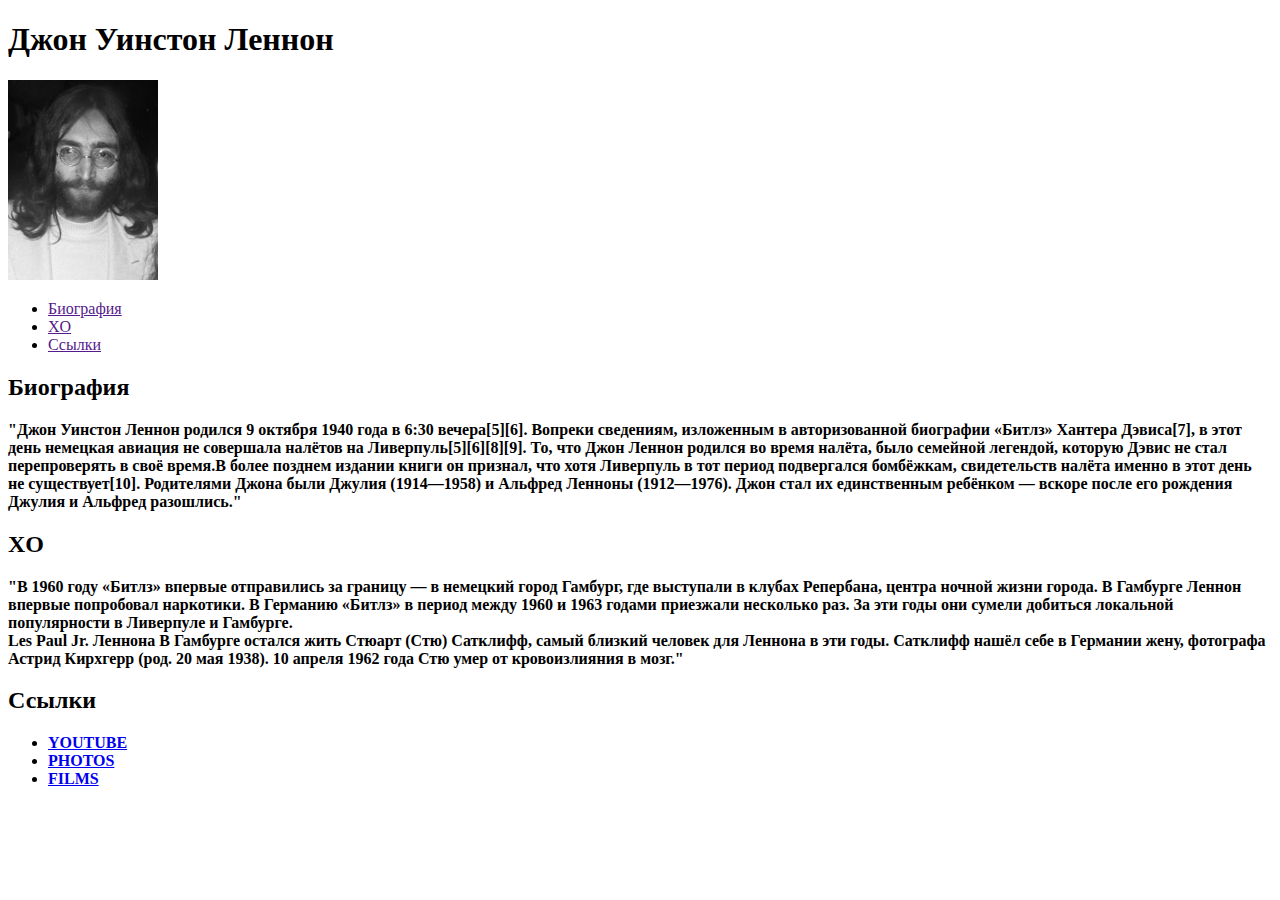
<file: index.html>
<!DOCTYPE html>
<html>

<head>
    <title>Music</title>
</head>

<body>
<h1>Джон Уинстон Леннон</h1>
<img src=".\images\John_Lennon_1969_(cropped).jpg" height="200" width="150"/>
<ul>
    <li><a href=""> Биография</a></li>
    <li><a href=""> XO</a></li>
    <li><a href=""> Ссылки</a></li>
</ul>

</body>

<body>
<h2> Биография </h2>
<p><strong>"Джон Уинстон Леннон родился 9 октября 1940 года в 6:30 вечера[5][6]. Вопреки сведениям, изложенным в
    авторизованной биографии «Битлз» Хантера Дэвиса[7], в этот день немецкая авиация не совершала налётов на
    Ливерпуль[5][6][8][9]. То, что Джон Леннон родился во время налёта, было семейной легендой, которую Дэвис не
    стал перепроверять в своё время.В более позднем издании книги он признал, что хотя Ливерпуль в тот период
    подвергался бомбёжкам, свидетельств налёта именно в этот день не существует[10]. Родителями Джона были
    Джулия
    (1914—1958) и Альфред Ленноны (1912—1976). Джон стал их единственным ребёнком — вскоре после его рождения
    Джулия
    и Альфред разошлись."</strong></p>

<h2> XO </h2>
<p><strong>"В 1960 году «Битлз» впервые отправились за границу — в немецкий город Гамбург, где выступали в клубах
    Репербана, центра ночной жизни города. В Гамбурге Леннон впервые попробовал наркотики. В Германию «Битлз» в
    период между 1960 и 1963 годами приезжали несколько раз. За эти годы они сумели добиться локальной
    популярности в Ливерпуле и Гамбурге.<br>
    Les Paul Jr. Леннона
    В Гамбурге остался жить Стюарт (Стю) Сатклифф, самый близкий человек для Леннона в эти годы. Сатклифф нашёл
    себе в Германии жену, фотографа Астрид Кирхгерр (род. 20 мая 1938). 10 апреля 1962 года Стю умер от
    кровоизлияния в мозг."</strong></p>
<h2>Ссылки</h2>
<ul>
    <li><a href="https://www.youtube.com/channel/UC5vDJN3OG41ZZ3BOen3qPFw"><strong>YOUTUBE</strong></a></li>
    <li><a href="https://www.relyonhorror.com/latest-news/resident-evil-news/its-official-johann-urb-will-play-leon-in-resident-evil-retribution/">
        <strong>PHOTOS</strong></a></li>
    <li><a href="https://www.kinopoisk.ru/name/643/"><strong>FILMS</strong></a></li>
</ul>
</body>
</html>
</file>
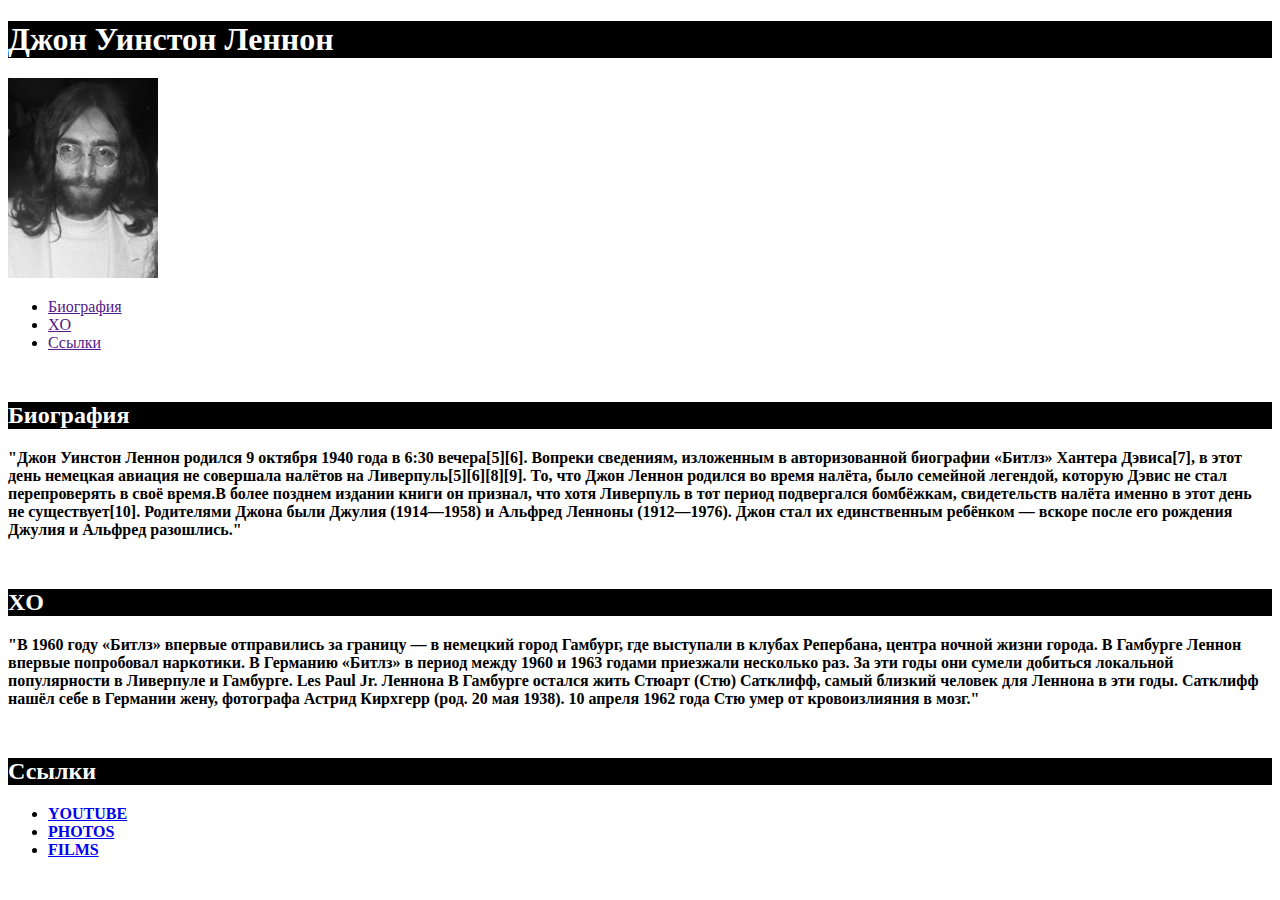
<file: 1_project/index.html>
<!DOCTYPE html>
<html>

<head>
    <meta charset="UTF-8"/>
    <title>Music</title>
    <link rel="stylesheet" href="..\2_project\styles\styles.css"/>
</head>

<body>
<h1>Джон Уинстон Леннон</h1>
<img src=".\images\John_Lennon_1969_(cropped).jpg" height="200" width="150"/>
<ul>
    <li><a href=""> Биография</a></li>
    <li><a href=""> XO</a></li>
    <li><a href=""> Ссылки</a></li>
</ul>
<h2> Биография </h2>
<p><strong>"Джон Уинстон Леннон родился 9 октября 1940 года в 6:30 вечера[5][6]. Вопреки сведениям, изложенным в
    авторизованной биографии «Битлз» Хантера Дэвиса[7], в этот день немецкая авиация не совершала налётов на
    Ливерпуль[5][6][8][9]. То, что Джон Леннон родился во время налёта, было семейной легендой, которую Дэвис не
    стал перепроверять в своё время.В более позднем издании книги он признал, что хотя Ливерпуль в тот период
    подвергался бомбёжкам, свидетельств налёта именно в этот день не существует[10]. Родителями Джона были
    Джулия
    (1914—1958) и Альфред Ленноны (1912—1976). Джон стал их единственным ребёнком — вскоре после его рождения
    Джулия
    и Альфред разошлись."</strong></p>

<h2> XO </h2>
<p><strong>"В 1960 году «Битлз» впервые отправились за границу — в немецкий город Гамбург, где выступали в клубах
    Репербана, центра ночной жизни города. В Гамбурге Леннон впервые попробовал наркотики. В Германию «Битлз» в
    период между 1960 и 1963 годами приезжали несколько раз. За эти годы они сумели добиться локальной
    популярности в Ливерпуле и Гамбурге.
    Les Paul Jr. Леннона
    В Гамбурге остался жить Стюарт (Стю) Сатклифф, самый близкий человек для Леннона в эти годы. Сатклифф нашёл
    себе в Германии жену, фотографа Астрид Кирхгерр (род. 20 мая 1938). 10 апреля 1962 года Стю умер от
    кровоизлияния в мозг."</strong></p>
<h2>Ссылки</h2>
<ul>
    <li><a href="https://www.youtube.com/channel/UC5vDJN3OG41ZZ3BOen3qPFw"><strong>YOUTUBE</strong></a></li>
    <li><a href="https://www.relyonhorror.com/latest-news/resident-evil-news/its-official-johann-urb-will-play-leon-in-resident-evil-retribution/">
        <strong>PHOTOS</strong></a></li>
    <li><a href="https://www.kinopoisk.ru/name/643/"><strong>FILMS</strong></a></li>
</ul>
</body>
</html>
</file>
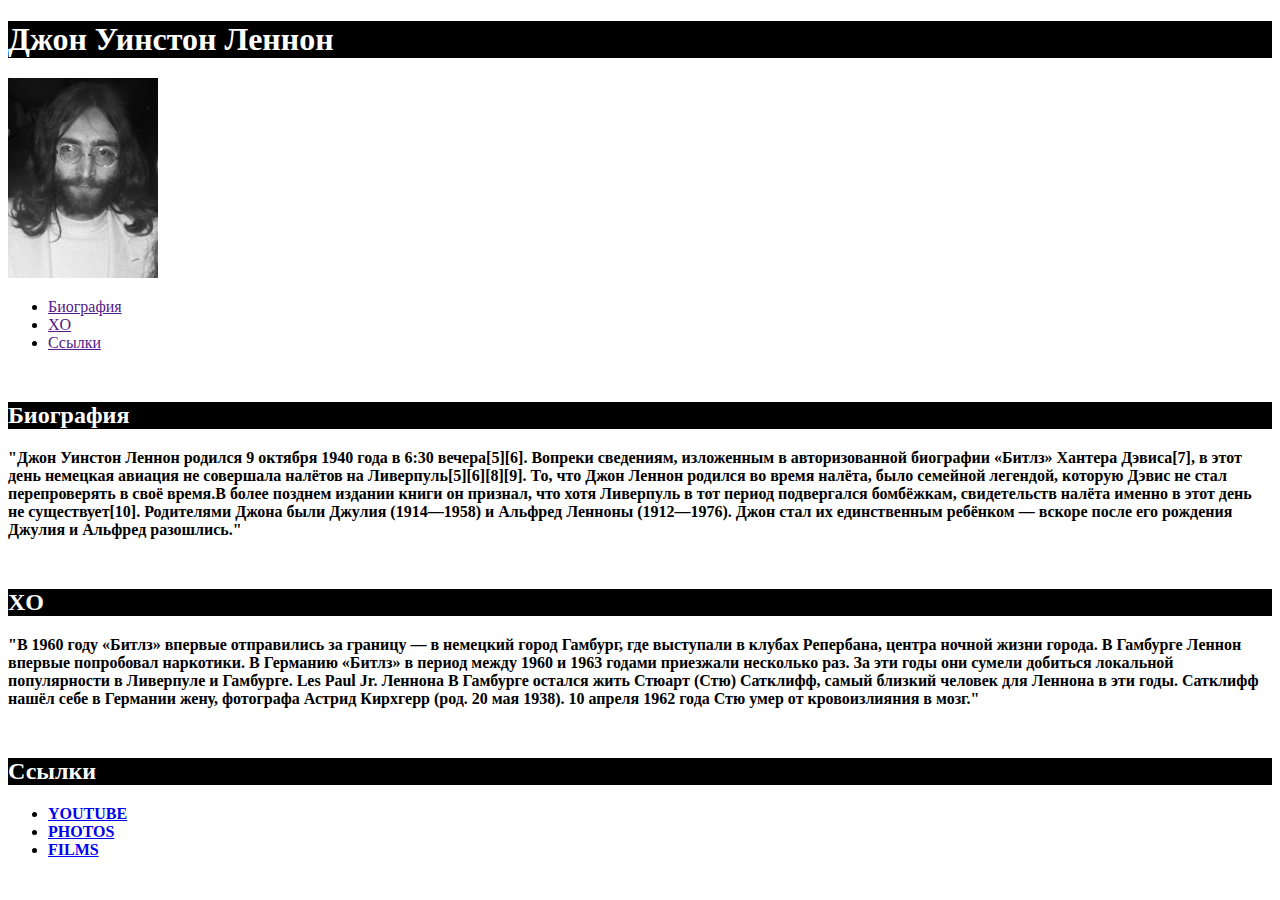
<file: 2_project/index.html>
<!DOCTYPE html>
<html>

<head>
    <meta charset="UTF-8"/>
    <title>Music</title>
    <link rel="stylesheet" href=".\styles\styles.css"/>
</head>

<body>
<h1>Джон Уинстон Леннон</h1>
<img src=".\images\John_Lennon_1969_(cropped).jpg" height="200" width="150"/>
<ul>
    <li><a href=""> Биография</a></li>
    <li><a href=""> XO</a></li>
    <li><a href=""> Ссылки</a></li>
</ul>
<h2> Биография </h2>
<p><strong>"Джон Уинстон Леннон родился 9 октября 1940 года в 6:30 вечера[5][6]. Вопреки сведениям, изложенным в
    авторизованной биографии «Битлз» Хантера Дэвиса[7], в этот день немецкая авиация не совершала налётов на
    Ливерпуль[5][6][8][9]. То, что Джон Леннон родился во время налёта, было семейной легендой, которую Дэвис не
    стал перепроверять в своё время.В более позднем издании книги он признал, что хотя Ливерпуль в тот период
    подвергался бомбёжкам, свидетельств налёта именно в этот день не существует[10]. Родителями Джона были
    Джулия
    (1914—1958) и Альфред Ленноны (1912—1976). Джон стал их единственным ребёнком — вскоре после его рождения
    Джулия
    и Альфред разошлись."</strong></p>

<h2> XO </h2>
<p><strong>"В 1960 году «Битлз» впервые отправились за границу — в немецкий город Гамбург, где выступали в клубах
    Репербана, центра ночной жизни города. В Гамбурге Леннон впервые попробовал наркотики. В Германию «Битлз» в
    период между 1960 и 1963 годами приезжали несколько раз. За эти годы они сумели добиться локальной
    популярности в Ливерпуле и Гамбурге.
    Les Paul Jr. Леннона
    В Гамбурге остался жить Стюарт (Стю) Сатклифф, самый близкий человек для Леннона в эти годы. Сатклифф нашёл
    себе в Германии жену, фотографа Астрид Кирхгерр (род. 20 мая 1938). 10 апреля 1962 года Стю умер от
    кровоизлияния в мозг."</strong></p>
<h2>Ссылки</h2>
<ul>
    <li><a href="https://www.youtube.com/channel/UC5vDJN3OG41ZZ3BOen3qPFw"><strong>YOUTUBE</strong></a></li>
    <li><a href="https://www.relyonhorror.com/latest-news/resident-evil-news/its-official-johann-urb-will-play-leon-in-resident-evil-retribution/">
        <strong>PHOTOS</strong></a></li>
    <li><a href="https://www.kinopoisk.ru/name/643/"><strong>FILMS</strong></a></li>
</ul>
</body>
</html>
</file>
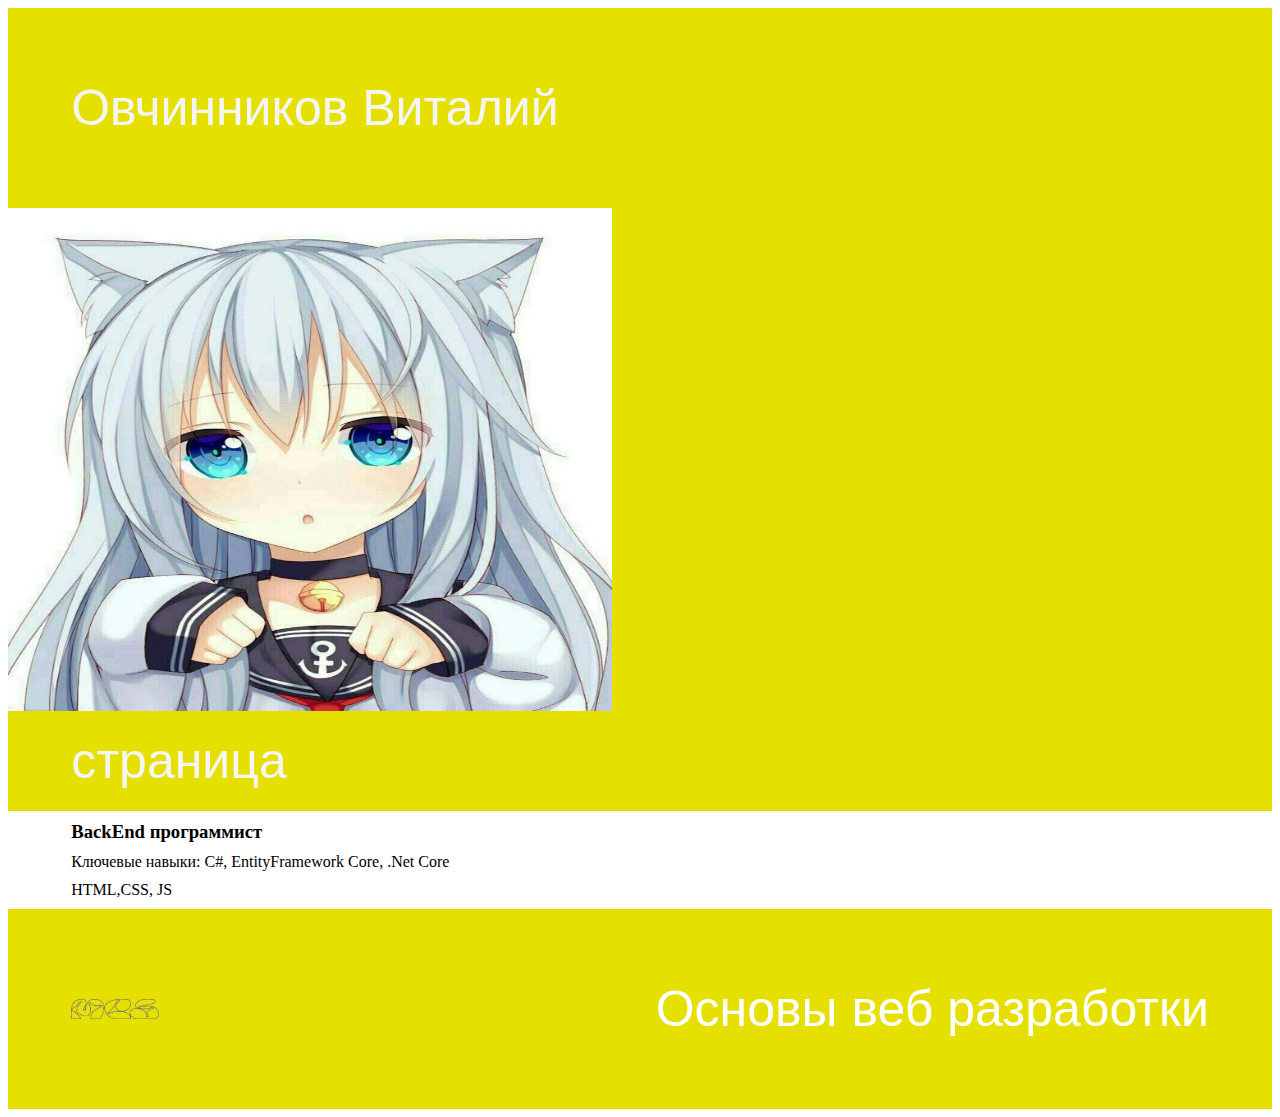
<file: 3_project/index.html>
<!doctype html>
<html lang="en">

<head>
    <meta charset="UTF-8">
    <meta name="viewport"
        content="width=device-width, user-scalable=no, initial-scale=1.0, maximum-scale=1.0, minimum-scale=1.0">
    <meta http-equiv="X-UA-Compatible" content="ie=edge">
    <title>Document</title>
    <link rel="stylesheet" href="styles/styles.css">
</head>

<body>
    <div class="menu_container">
        <div class="header"> Овчинников Виталий </div>

        <img src="images/87afef76100d0b704ca5b6039468a736.jpg" height=503px width=604px>

        <div class="links">страница</div>

        <div class="text_block">
            <h3 class="text_item"> BackEnd программист </h3>
            <div class="text_item"> Ключевые навыки: С#, EntityFramework Core, .Net Core </div>
            <div class="text_item"> HTML,CSS, JS </div>
        </div>

        <div class="footer">
            <img src ="images/1588908867945new.png" height=20px weight = 30px>
            <div> Основы веб разработки </div>
        </div>
    </div>


</body>

</html>
</file>
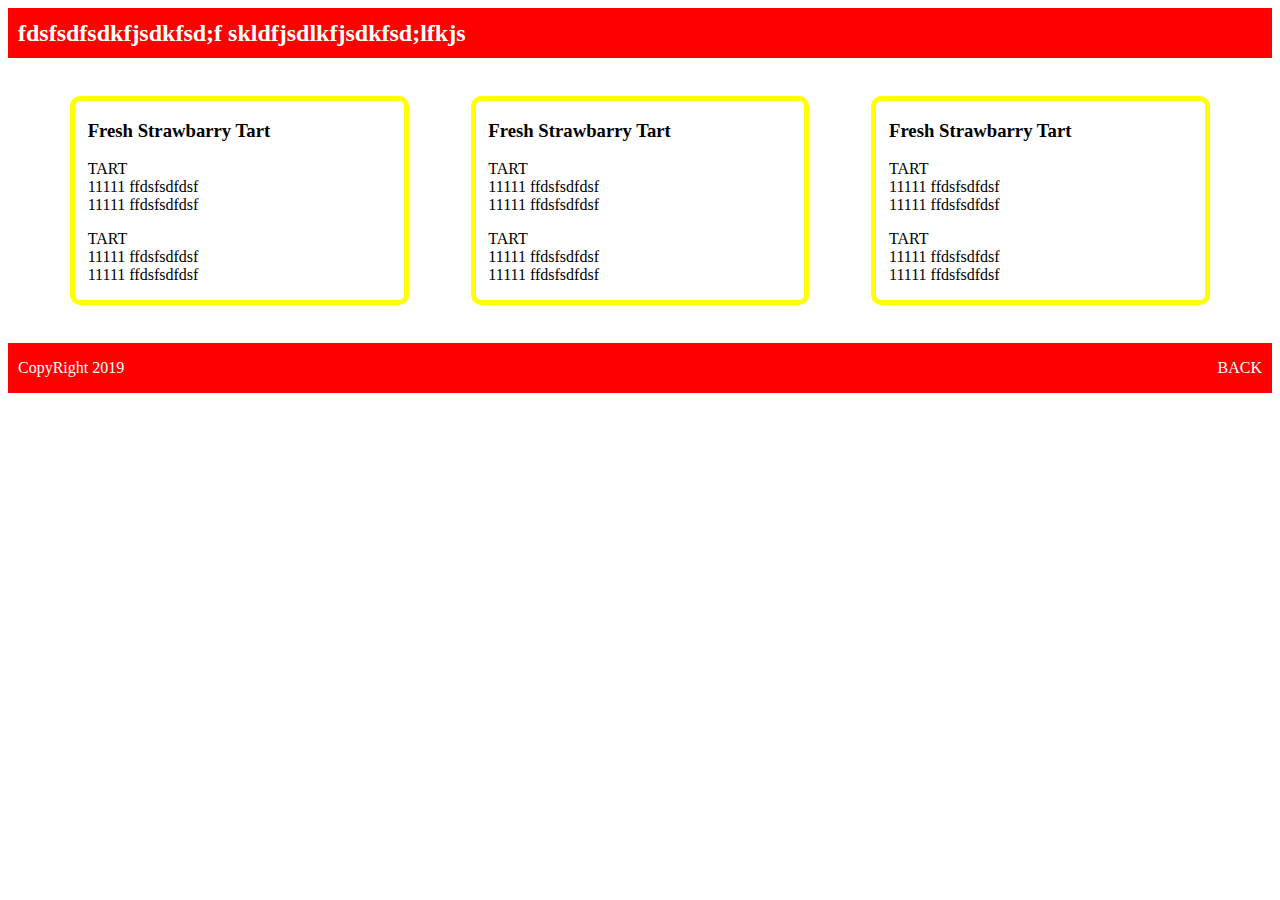
<file: 4_project/index.html>
<!DOCTYPE html>
<html lang="en">

<head>
    <meta charset="UTF-8">
    <meta http-equiv="X-UA-Compatible" content="IE=edge">
    <meta name="viewport" content="width=device-width, initial-scale=1.0">
    <link rel=stylesheet href="styles\styles.css">
    <title>Document</title>
</head>

<body>
<div class="main">
    <div class="head">
        <h2>fdsfsdfsdkfjsdkfsd;f skldfjsdlkfjsdkfsd;lfkjs</h2>
    </div>
    <div class="container">
        <div class="container-item">
            <h3>Fresh Strawbarry Tart</h3>
            <div class="text-item">
                <div>
                    TART
                </div>
                <div>
                    11111 ffdsfsdfdsf
                </div>
                <div>
                    11111 ffdsfsdfdsf
                </div>
            </div>
            <div class="text-item">
                <div>
                    TART
                </div>
                <div>
                    11111 ffdsfsdfdsf
                </div>
                <div>
                    11111 ffdsfsdfdsf
                </div>
            </div>
        </div>
        <div class="container-item">
            <h3>Fresh Strawbarry Tart</h3>
            <div class="text-item">
                <div>
                    TART
                </div>
                <div>
                    11111 ffdsfsdfdsf
                </div>
                <div>
                    11111 ffdsfsdfdsf
                </div>
            </div>
            <div class="text-item">
                <div>
                    TART
                </div>
                <div>
                    11111 ffdsfsdfdsf
                </div>
                <div>
                    11111 ffdsfsdfdsf
                </div>
            </div>
        </div>
        <div class="container-item">
            <h3>Fresh Strawbarry Tart</h3>
            <div class="text-item">
                <div>
                    TART
                </div>
                <div>
                    11111 ffdsfsdfdsf
                </div>
                <div>
                    11111 ffdsfsdfdsf
                </div>
            </div>
            <div class="text-item">
                <div>
                    TART
                </div>
                <div>
                    11111 ffdsfsdfdsf
                </div>
                <div>
                    11111 ffdsfsdfdsf
                </div>
            </div>
        </div>
    </div>
    <div class="button">
        <div>
            CopyRight 2019
        </div>
        <div>
            BACK
        </div>
    </div>
</div>
</body>

</html>
</file>
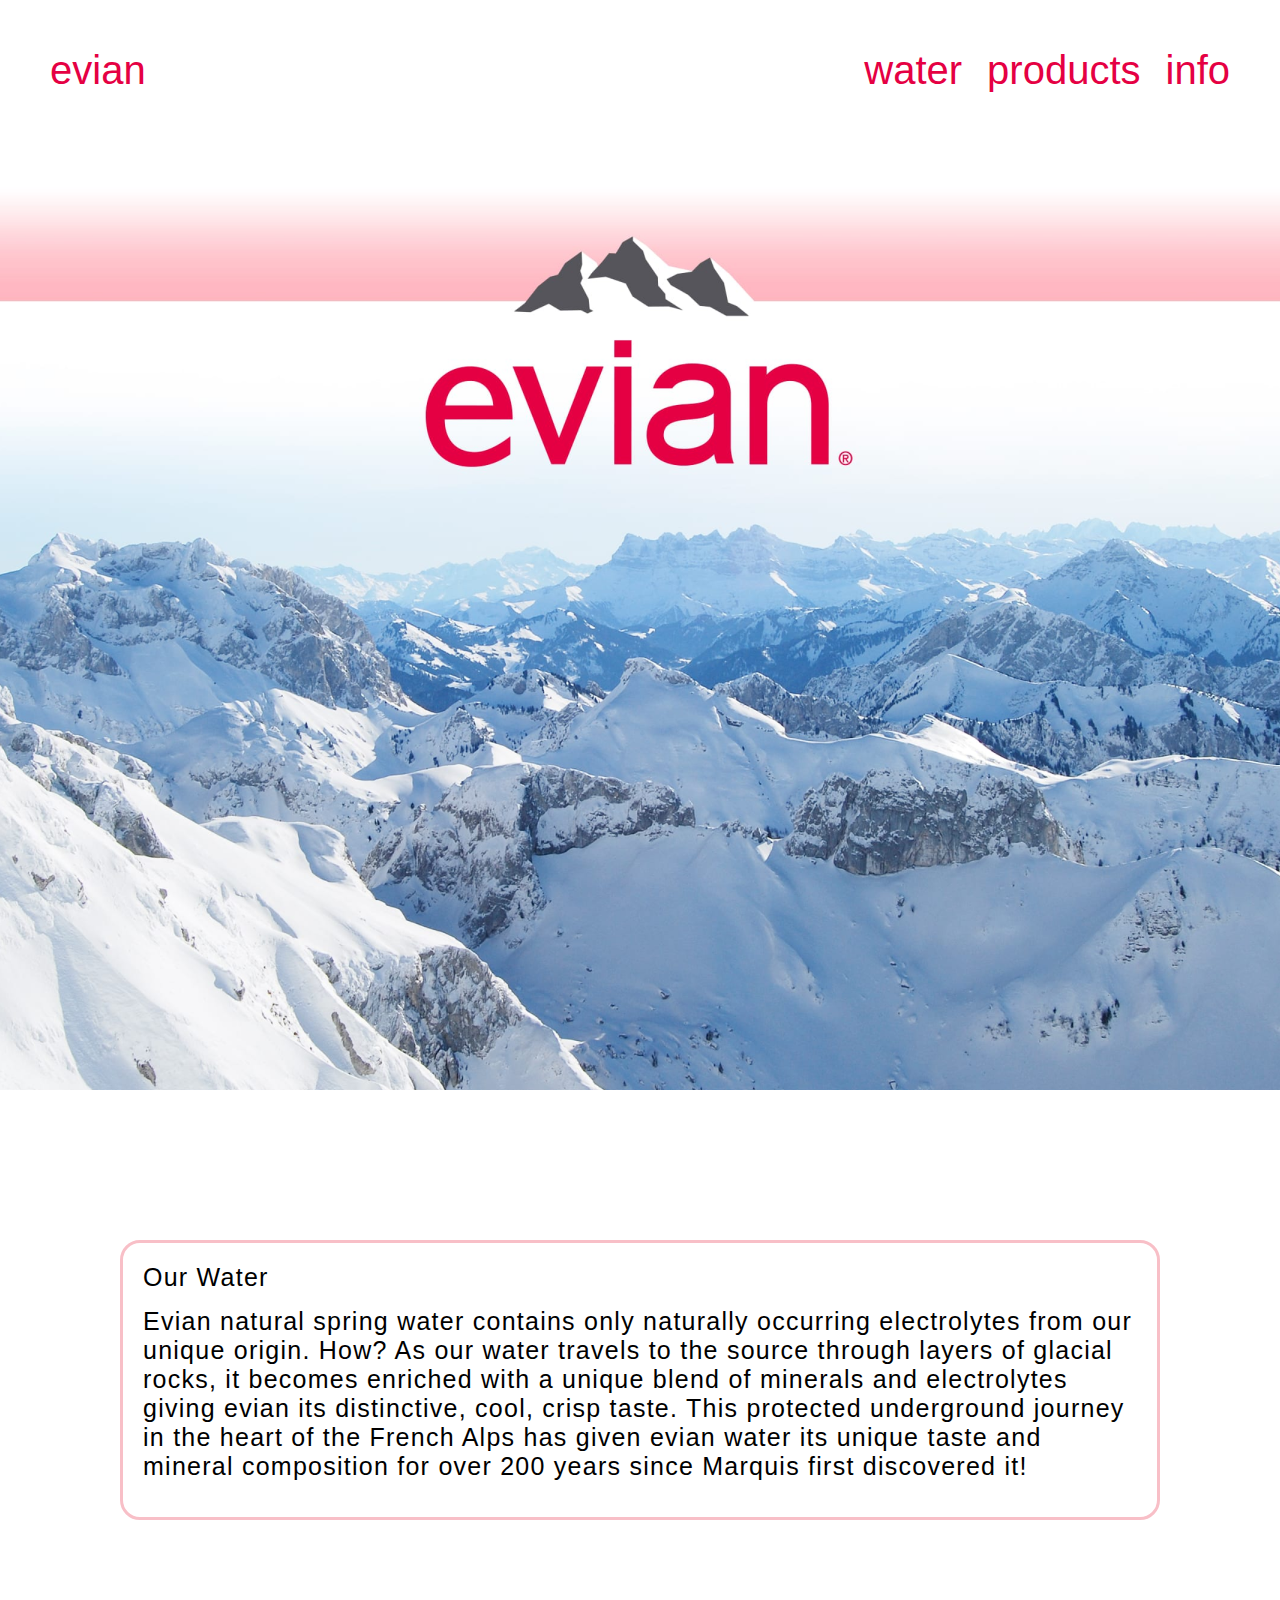
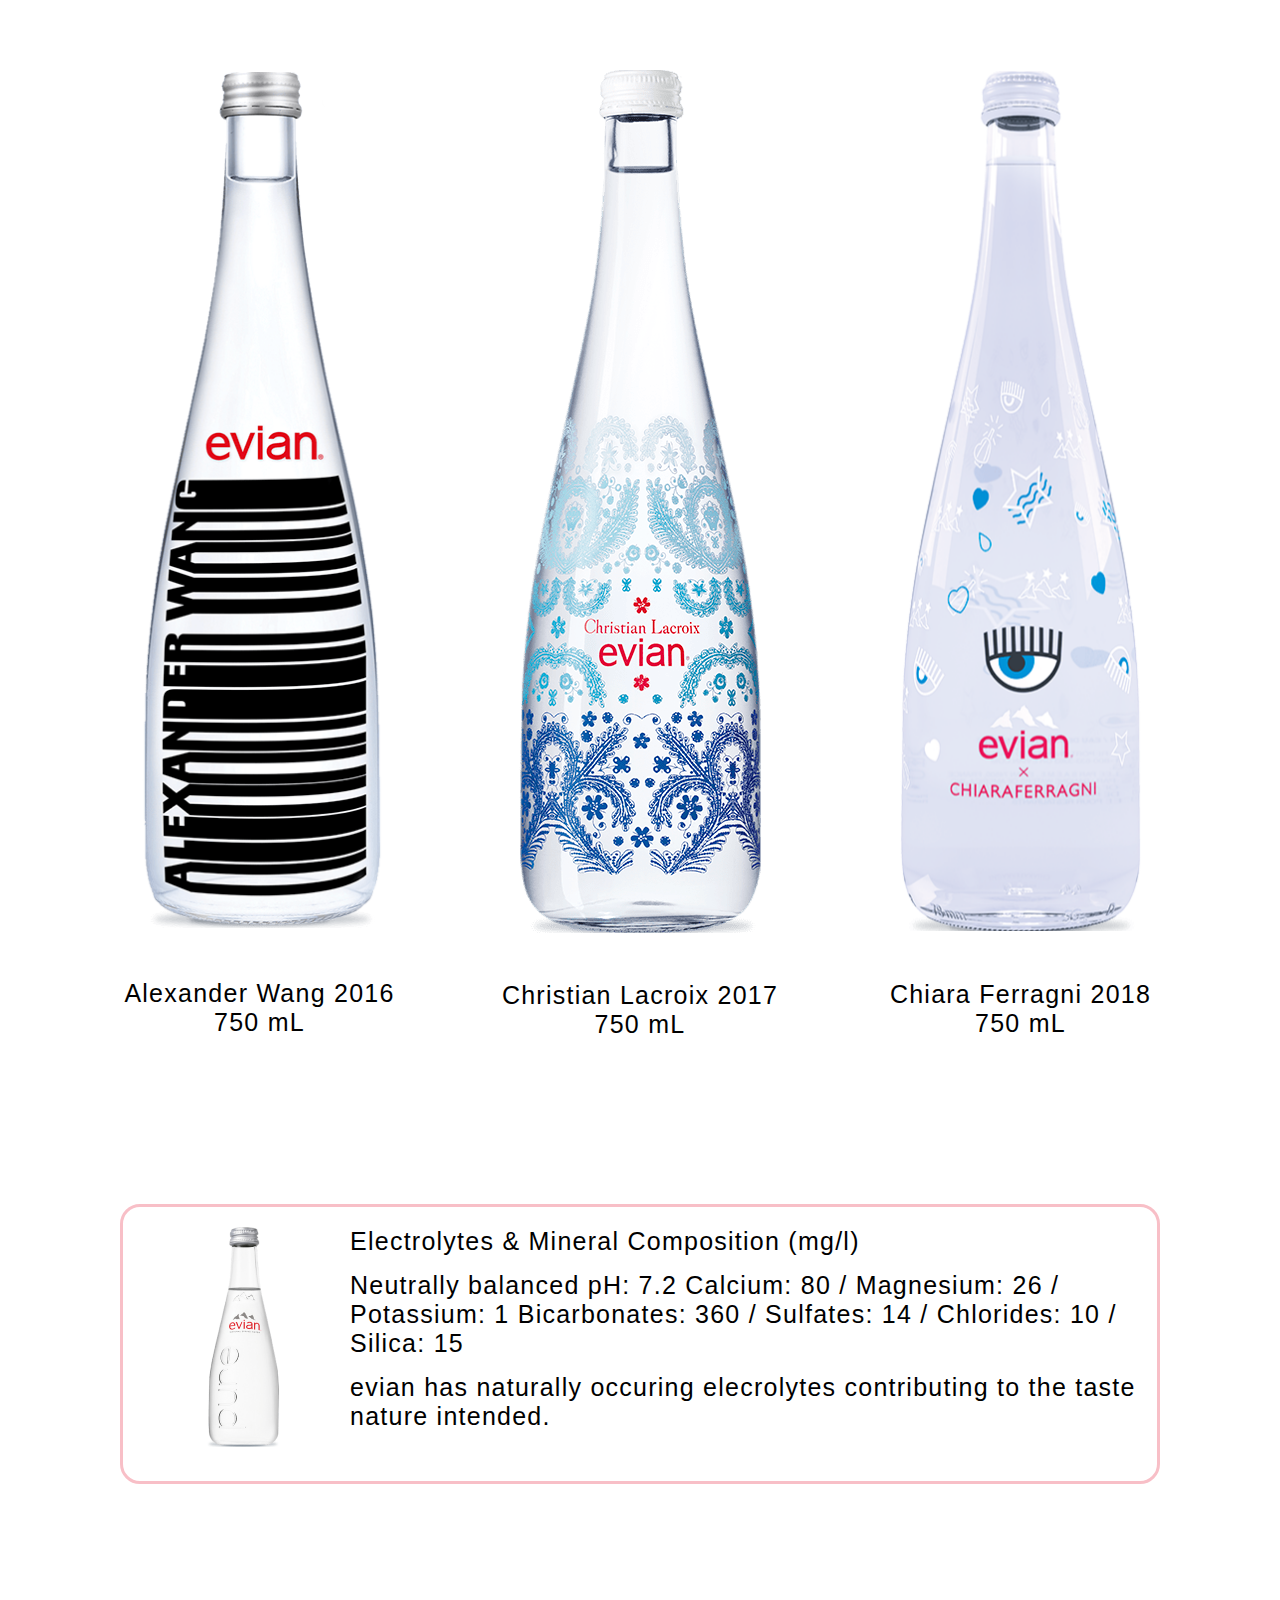
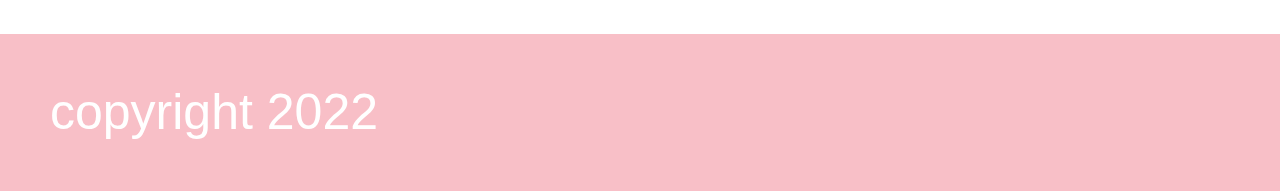
<file: 5_project/index.html>
<!doctype html>
<html lang="en">
<head>
    <meta charset="UTF-8">
    <meta name="viewport"
          content="width=device-width, user-scalable=no, initial-scale=1.0, maximum-scale=1.0, minimum-scale=1.0">
    <meta http-equiv="X-UA-Compatible" content="ie=edge">
    <link href="styles.css" rel="stylesheet"/>
    <title>Document</title>
</head>
<body>
    <div class = "header">
        <ul class="menu">
            evian
        </ul>
        <ul class="menu">
            <li><a class="link-item" href="https://www.evian.com/en_us/what-is-spring-water/">water</a></li>
            <li><a class="link-item" href="https://www.evian.com/en_us/what-is-spring-water/">products</a></li>
            <li><a class="link-item" href="https://www.evian.com/en_us/what-is-spring-water/">info</a></li>
        </ul>
    </div>

    <div class = "image">
    </div>

    <div class = "content">
        <div class="text-block">
            <p>
                Our Water
            </p>
            <p>
                Evian natural spring water contains only naturally occurring electrolytes from our unique origin.
                How? As our water travels to the source through layers of glacial rocks,
                it becomes enriched with a unique blend of minerals and electrolytes giving evian its distinctive, cool, crisp taste.
                This protected underground journey in the heart of the French Alps has given evian water its unique taste and mineral composition for over 200 years since Marquis
                first discovered it!
            </p>
        </div>

        <div class="bottles">
            <div class="bottle">
                <img src="images/wang.png">
                <p>Alexander Wang 2016 750 mL</p>
             </div>
            <div class="bottle">
                <img src="images/blue.png">
                <p>Christian Lacroix 2017 750 mL</p>
            </div>
            <div class="bottle">
                <img src="images/chiara.png">
                <p>Chiara Ferragni 2018 750 mL</p>
            </div>
        </div>

            <div class="text-block">
                <div class ="image-and-text">
                    <div class="glass-image">
                        <img src="images/glass.png">
                    </div>
                    <div>
                        <p>Electrolytes & Mineral Composition (mg/l)</p>
                        <p>Neutrally balanced pH: 7.2
                        Calcium: 80 / Magnesium: 26 / Potassium: 1
                        Bicarbonates: 360 / Sulfates: 14 / Chlorides: 10 / Silica: 15
                        </p>
                        evian has naturally occuring elecrolytes contributing to the taste nature intended.
                    </div>
                </div>
            </div>
        </div>

    <div class="footer">
        <div class="footer-item">
            copyright 2022
        </div>
    </div>
</body>
</html>
</file>
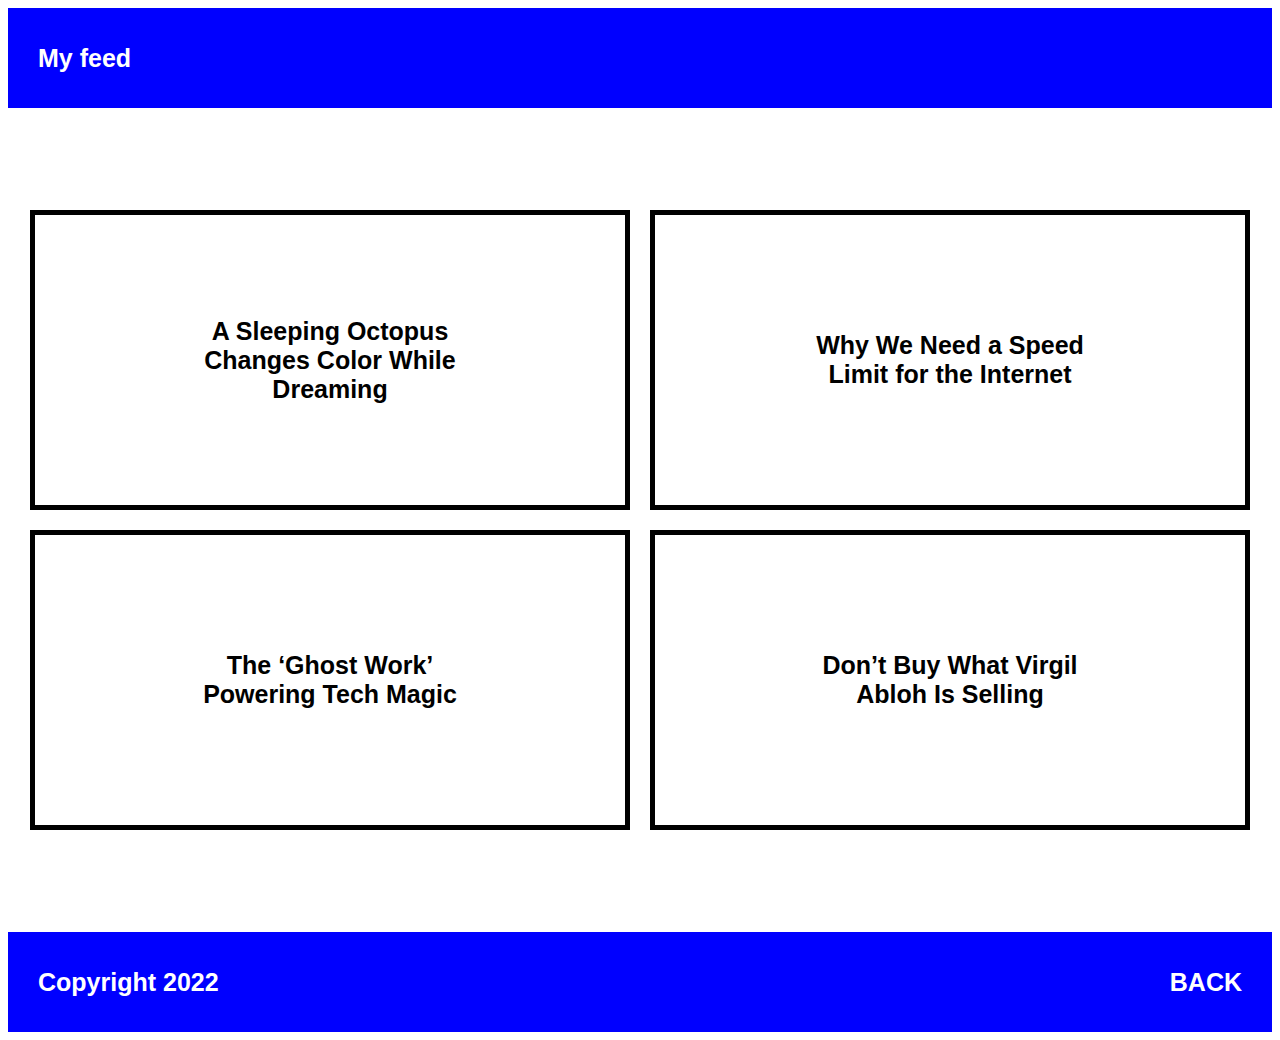
<file: 6_project/index.html>
<!DOCTYPE html>
<html lang="en">
<head>
    <meta charset="UTF-8">
    <title>Title</title>
    <meta name="viewport" content="width=device-width, initial-scale=1.0, maximum scale=1.0"/>
  <link href="styles.css" rel="stylesheet"/>
</head>
<body>

    <div class = "header">
        <div>
            My feed
        </div>
    </div>

    <div class = "text-container">
        <div class="text-block">
            <div class="text">
            A Sleeping Octopus Changes Color While Dreaming
            </div>
        </div>
        <div class="text-block">
            <div class="text">
                Why We Need a Speed Limit for the Internet
            </div>
        </div>
        <div class="text-block">
            <div class="text">
                The ‘Ghost Work’ Powering Tech Magic
            </div>
        </div>
        <div class="text-block">
            <div class="text">
                Don’t Buy What Virgil Abloh Is Selling
            </div>
            </div>
    </div>
    <div class="footer">
        <div> Copyright 2022 </div>
        <div> BACK </div>
    </div>
</body>
</html>
</file>
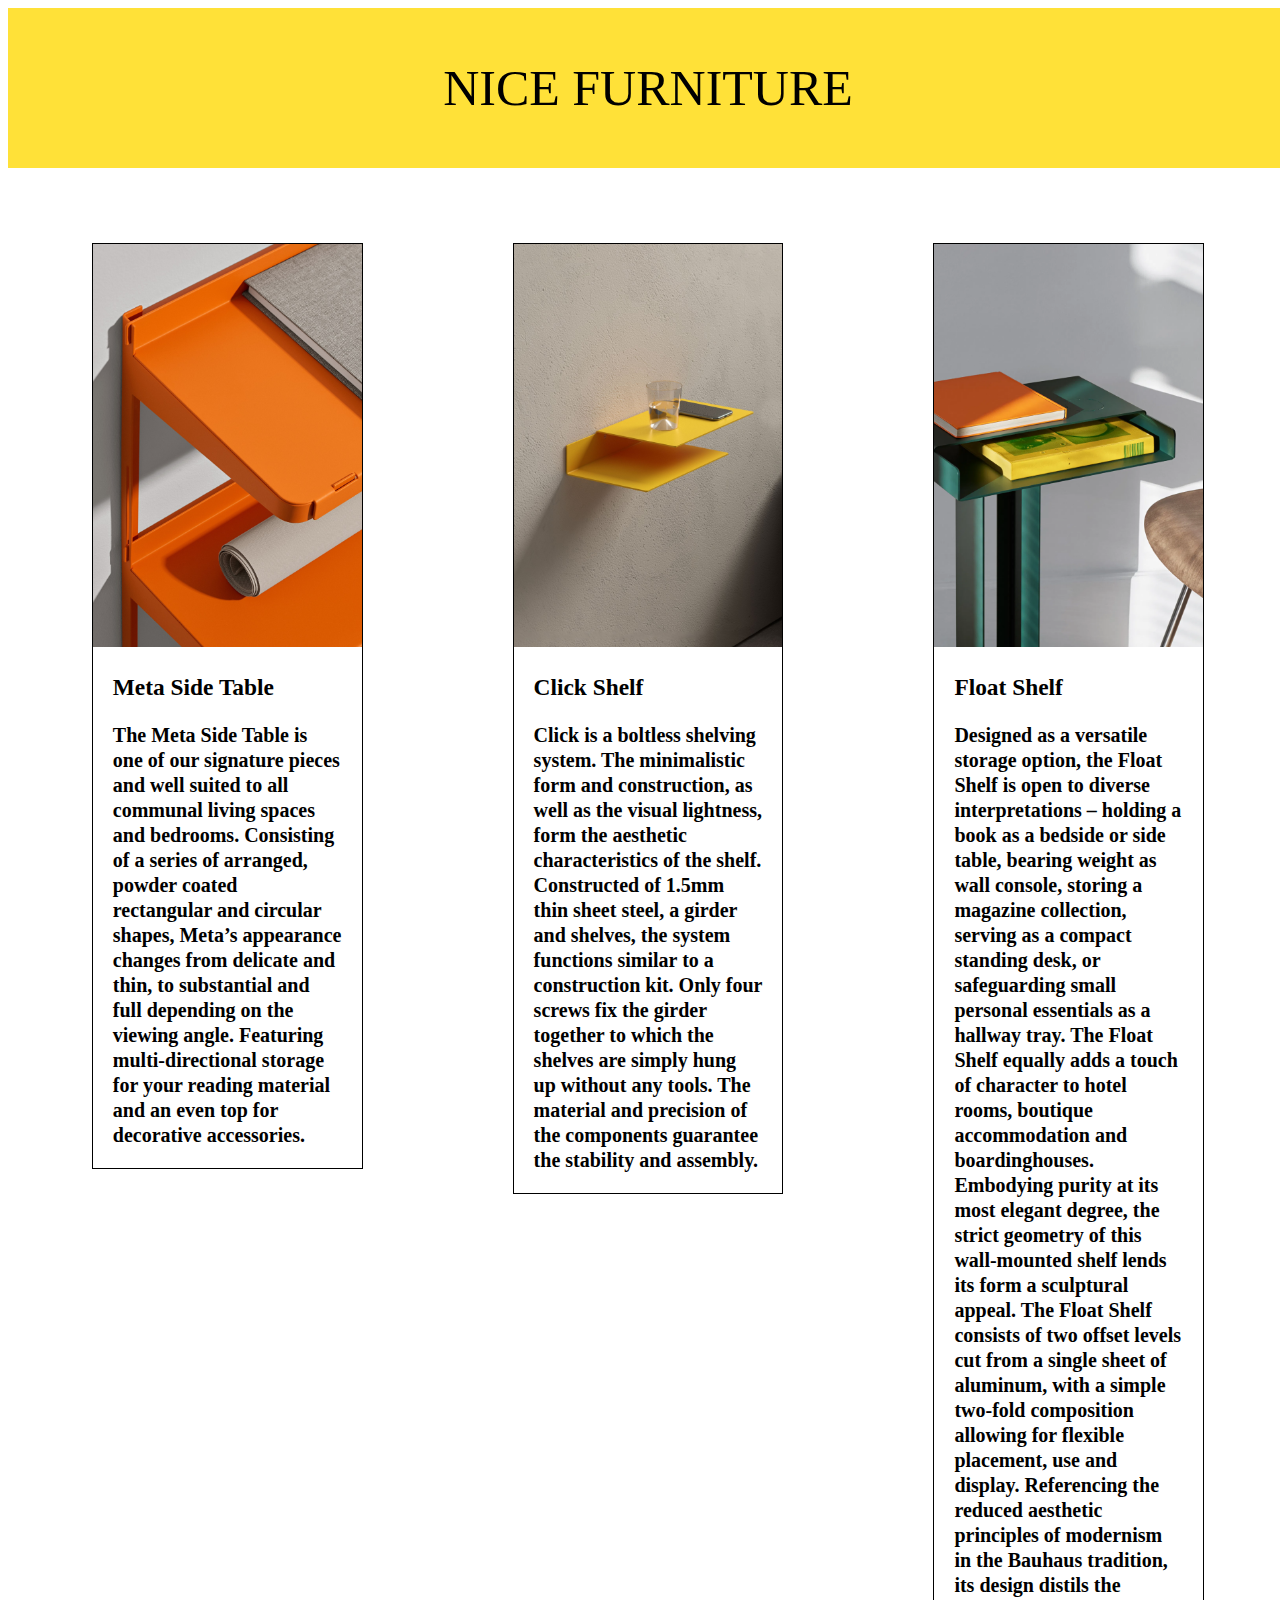
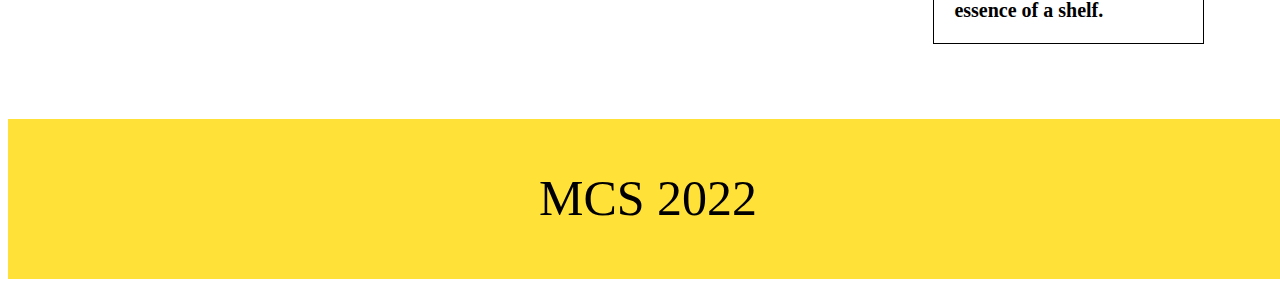
<file: 7_project/index.html>
<!DOCTYPE html>
<html lang="en">
<head>
    <meta charset="UTF-8">
    <title>7 project</title>
    <link href="styles.css" rel="stylesheet"/>
</head>
<body>
    <div class = "header">
        nice furniture
    </div>

    <div class = "content-container">
        <div class = "content-item">
            <img src="images\Click Shelf.png" width = 100%>
            <div class = "text-content">
                <h3>Meta Side Table</h3>
                <p>
                    The Meta Side Table is one of our signature pieces and well suited to all communal living spaces and bedrooms. Consisting of a series of arranged, powder coated rectangular and circular shapes, Meta’s appearance changes from delicate and thin, to substantial and full depending on the viewing angle. Featuring multi-directional storage for your reading material and an even top for decorative accessories.
                </p>
            </div>
        </div>
        <div class = "content-item">
            <img src="images\Float Shelf.png" width = 100%>
            <div class = "text-content">
                <h3>Click Shelf</h3>
                <p>
                     Click is a boltless shelving system. The minimalistic form and construction, as well as the visual lightness, form the aesthetic characteristics of the shelf. Constructed of 1.5mm thin sheet steel, a girder and shelves, the system functions similar to a construction kit. Only four screws fix the girder together to which the shelves are simply hung up without any tools. The material and precision of the components guarantee the stability and assembly.
                </p>
            </div>
        </div>
        <div class = "content-item">
            <img src="images\Meta Side Table.png" width=100%>
            <div class = "text-content">
                <h3>Float Shelf</h3>
                <p>
                    Designed as a versatile storage option, the Float Shelf is open to diverse interpretations – holding a book as a bedside or side table, bearing weight as wall console, storing a magazine collection, serving as a compact standing desk, or safeguarding small personal essentials as a hallway tray. The Float Shelf equally adds a touch of character to hotel rooms, boutique accommodation and boardinghouses. Embodying purity at its most elegant degree, the strict geometry of this wall-mounted shelf lends its form a sculptural appeal. The Float Shelf consists of two offset levels cut from a single sheet of aluminum, with a simple two-fold composition allowing for flexible placement, use and display. Referencing the reduced aesthetic principles of modernism in the Bauhaus tradition, its design distils the essence of a shelf.
                </p>
            </div>
        </div>
    </div>
    <div class = "footer">
        MCS 2022
    </div>
</body>
</html>
</file>
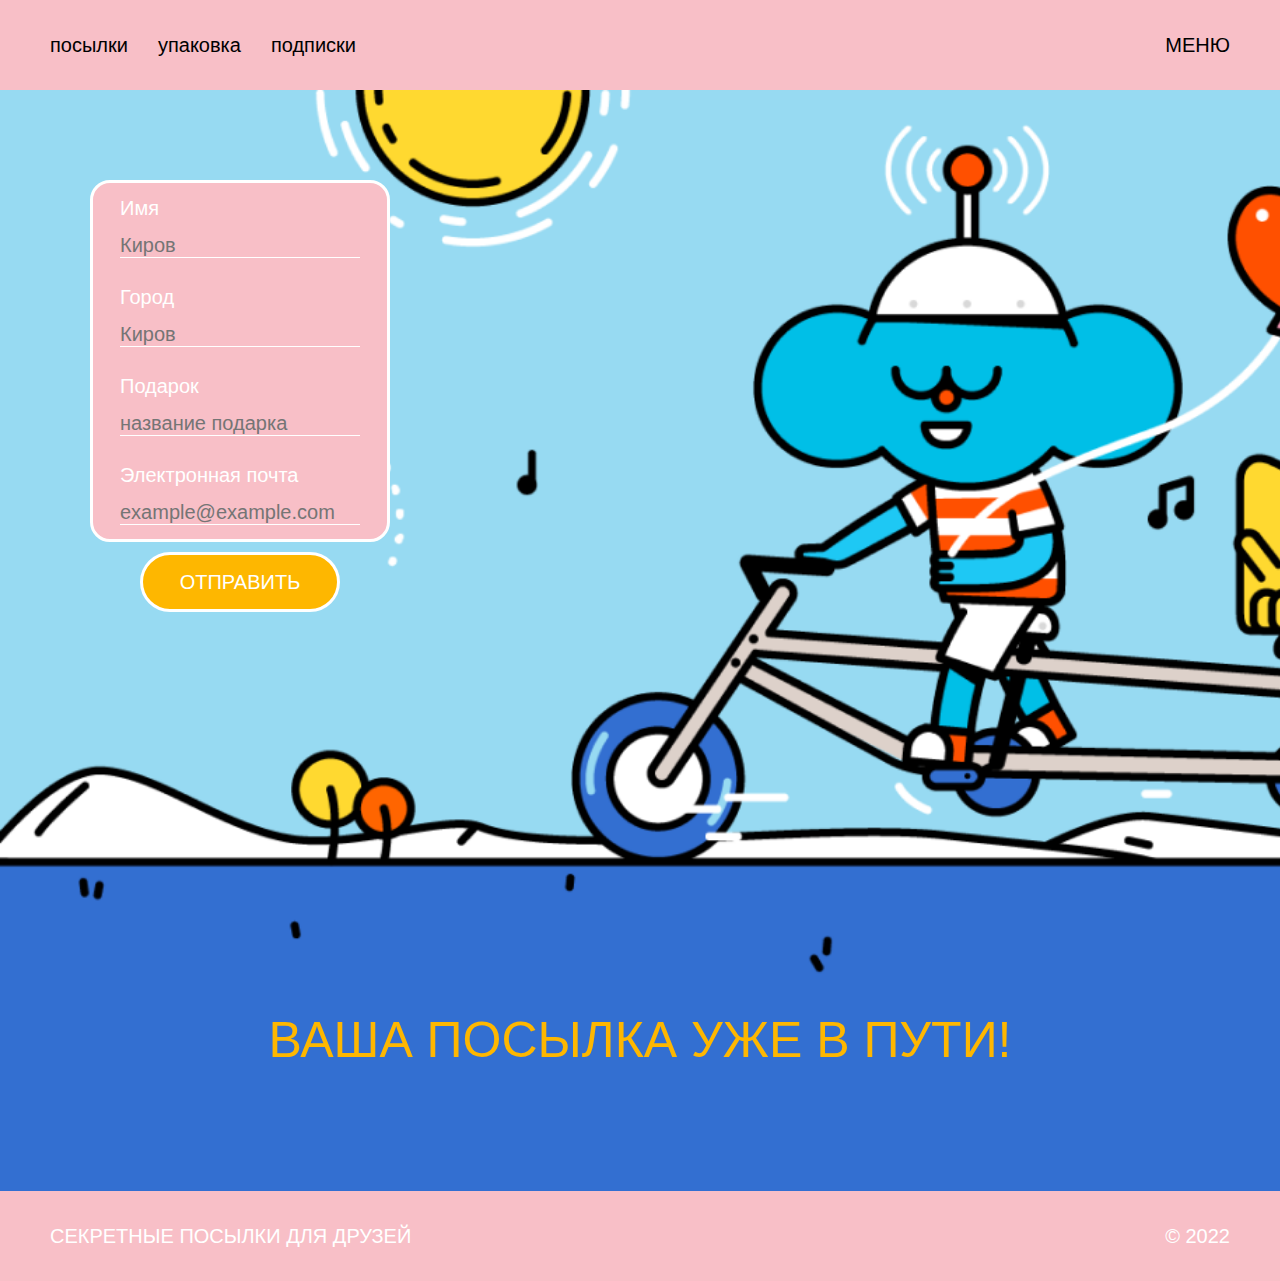
<file: 8_project/index.html>
<!DOCTYPE html>
<html lang="en">
<head>
    <meta charset="UTF-8">
    <title>Title</title>
    <link  href="styles.css" rel="stylesheet">
</head>
<body>
 <header class ="header">
     <nav>
        <ul class="menu">
            <li> посылки  </li>
            <li> упаковка </li>
            <li> подписки </li>
        </ul>
     <span>МЕНЮ</span>
     </nav>
 </header>

 <div class="content">
    <div class="form-and-image">
        <form
            action="https://formspree.io/f/myyoapon"
            method="POST" class="button-and-form-container">
            <div class ="form">
                <div class="form-row">
                   <label for="full-name">Имя</label>
                    <input id="full-name" name="full-name" type="text" placeholder="Киров">
                </div>
             <div class="form-row">
                    <label for="city">Город</label>
                    <input id="city" name="city" type="text" placeholder="Киров"/>
                </div>
                <div class="form-row">
                    <label for="gift">Подарок </label>
                    <input id="gift" name="gift" type="city" placeholder="название подарка"/>
                </div>
                <div class="form-row">
                 <label for="mail">Электронная почта</label>
                    <input id="mail" name="mail" type="email" placeholder="example@example.com"/>
             </div>
            </div>
            <button type="submit">
                ОТПРАВИТЬ
            </button>
        </form>
    </div>
     <footer>
         ВАША ПОСЫЛКА УЖЕ В ПУТИ!
     </footer>
 </div>

<footer>
    <span>
        СЕКРЕТНЫЕ ПОСЫЛКИ ДЛЯ ДРУЗЕЙ
    </span>
    <span>
        © 2022
    </span>
</footer>
</body>
</html>
</file>
<file: 3_project/styles/styles.css>
.menu_container{
    background-color: #E5E000;;
    display: flex;
    flex-direction: column;
}
.header , .links{
    height: 200px;
    display: flex;
    align-items: center;
    padding-left: 5%;
    color: whitesmoke;
    font-family: 'Helvetica';
    font-size: 50px;
    line-height: 57px;
}

.links{
    height: 100px;
    display: flex;
    align-items: center;
    padding-left: 5%;
    color: whitesmoke;
    font-family: 'Helvetica';
    font-size: 50px;
    line-height: 57px;
}

.text_block{
    background-color: white;
    padding-left: 5%;
}

.text_item{
    margin-top: 10px;
    margin-bottom: 10px;
}

.footer{
    height: 200px;
    padding-left: 5%;
    padding-right: 5%;
    display: flex;
    justify-content:space-between;
    align-items: center;
    font-family: 'Helvetica';
    font-size: 50px;
    line-height: 57px;
    color:white;
}
</file>
<file: 5_project/styles.css>
.header{
    display: flex;
    justify-content: space-between;
    height: 140px;
    color: #E50043;
    position: fixed;
    width: 100%;
    background-color: white;
    padding: 50px;
}

body{
    font-size: 40px;
    font-family: sans-serif;
    display: flex;
    flex-direction: column;
    align-items: center;
}

*{
    box-sizing: border-box;
    margin: 0;
    padding: 0;
}

.menu{
    display: flex;
    justify-content: space-evenly;
    align-items: center;
}

.link-item{
    margin-left: 25px;
}

.menu > li {
    display: inline;
}

.menu > li > a{
    color: #E50043
}

a:hover {
    text-decoration: underline;
}

a:link,
a:visited {
    color: #000000;
    text-decoration: none;
}
.image{
    margin-top: 140px;
    background-image: url("images/evian_origins_logo.png");
    height: 950px;
    width: 1440px;
}

.text-block{
    margin-top: 150px;
    margin-bottom: 150px;
    border-radius: 20px;

    height: 280px;
    border: 3px solid #F8BFC7;
    padding: 20px;
}

.bottles{
    display:flex;
    flex-direction: row;
    justify-content: space-between;
}

.image-and-text{
    display: flex;
    flex-direction: row;
    justify-content: space-between;
}

.glass-image{
    padding-left: 50px;
    padding-right: 56px;
}

.footer{
    background-color: #F8BFC7;
    display: flex;
    align-items: center;
    width: 100%;
}

.footer-item{
    color: #FFFFFF;
    padding: 50px;
    font-family: 'Arial';
    font-style: normal;
    font-size: 50px;
    line-height: 57px
}

.content{
    width: 1040px;
    display: flex;
    flex-direction: column;
    justify-content: center;
    font-family: 'Arial';
    font-size: 25px;
    line-height: 29px;
    letter-spacing: 0.05em;
}

.bottle{
    display: flex;
    width: 279px;
    flex-direction: column;
    justify-content: space-around;
}

.bottle > p{
    margin-top: 48px;
    text-align: center;
}

p{
    margin-bottom: 15px;
}
</file>
<file: 6_project/styles.css>
.header{
    background-color: #0000FF;
    height: 100px;
    display: flex;
    align-items: center;
    padding-left: 30px;
}

body{
    color: white;
}

*{
    font-family: 'Helvetica';
    font-size: 25px;
    line-height: 29px;
    font-weight: bold;
    box-sizing: border-box;
}

.text-container{
    display: flex;
    color: black;
    flex-direction: row;
    align-items: center;
    justify-content: center;
    align-content: center;
    height: 824px;
    flex-wrap: wrap;
}

.text-block{
    margin: 10px;
    border: 5px solid #000000;
    display: flex;
    justify-content: center;
    align-items: center;
    width: 600px;
    height: 300px;
    text-align: center;
    flex-wrap: wrap;
}

.text{
    padding-left: 25%;
    padding-right: 25%;
    color: #000000;
}

.footer{
    height: 100px;
    padding: 30px;
    display: flex;
    justify-content: space-between;
    align-items: center;
    font-family: 'Helvetica';
    font-size: 50px;
    line-height: 57px;
    background-color: #0000FF;
}

@media only screen and (max-width: 1255px) {
    body{
        color: white;
        width: 100%;
    }
    .text-container{
        display: flex;
        color: black;
        flex-direction: column;
        align-items: center;
        justify-content: space-around;
        height: 824px;
    }

    .text-block{
        border: 5px solid #000000;
        display: flex;
        justify-content: center;
        align-items: center;
        width: 330px;
        height: 165px;
        display: flex;
        align-items: center;
        text-align: center;
        flex-wrap: wrap;
    }

    .text{
        padding: 9%;
        color: #000000;
    }
}
</file>
<file: 7_project/styles.css>
.header,.footer{
    font-family: 'Times New Roman';
    font-style: normal;
    font-weight: 400;
    font-size: 50px;
    line-height: 57px;
    text-transform: uppercase;
    background-color: #FFE138;
    height: 160px;
    display: flex;
    align-items: center;
    justify-content: center;
}

body{
    width: 100%;
}

.content-container{
    display: flex;
    flex-direction: row;
    justify-content: center;
    align-items: flex-start;
}

.content-item{
    border: 1px solid #000000;
    width: 21%;
    margin: 75px;
}

.text-content{
    margin: 20px;
    font-family: 'Times New Roman';
    font-style: normal;
    font-weight: 700;
    font-size: 20px;
    line-height: 25px;
}
</file>
<file: 8_project/styles.css>
header{
    height: 90px;
    background-color: #F8BFC7;
    padding-left: 50px;
    padding-right: 50px;
    display: flex;
    align-items: center;
}

header > nav{
    display: flex;
    flex-direction: row;
    justify-content: space-between;
    align-items: center;
    font-family: 'Helvetica';
    font-size: 20px;
    line-height: 23px;
    width: 100%;
}

.menu{
    display: flex;
    justify-content: space-evenly;
    align-items: center;
}

*{
    box-sizing: border-box;
    margin: 0;
    padding: 0;
}

.menu > li {
    display: inline;
    margin-right: 30px;
}

.content{
 background-color: #FFFFFF;
}
.content > footer{
    height: 201px;
    width: 100%;
    display: flex;
    align-items: center;
    justify-content: center;
    background-color: #336FD1;
    font-family: 'Helvetica';
    font-size: 50px;
    line-height: 57px;
    display: flex;
    color: #FEB700;
    padding-bottom: 100px;
}

button{
    width: 200px;
    height: 60px;
    background-color: #FEB700;
    border: 3px solid #FFFFFF;
    border-radius: 30px;
    margin-top: 10px;
    font-family: 'Helvetica';
    font-size: 20px;
    line-height: 23px;
    color: #FFFFFF;
}


.form-and-image{
    background-image: url("images/background.png");
    background-size: cover;
    width: 100%;
    height: 900px;
    padding: 90px;
}
.button-and-form-container{
    display: flex;
    flex-direction: column;
    width: 300px;
    align-items: center;
    justify-content: flex-start;
}

.form{
    width: 100%;
    background: #F8BFC7;
    border: 3px solid #FFFFFF;
    border-radius: 20px;
    display: flex;
    align-items: center;
    flex-direction: column;
    height: 362px;
    font-family: 'Helvetica';
    font-size: 20px;
    line-height: 23px;
    color: #FFFFFF;
}

.form-row{
    display: flex;
    flex-direction: column;
    justify-content: space-evenly;
    width: 240px;
    height: 100%;
}

footer{
    height: 90px;
    background-color: #F8BFC7;
    padding-left: 50px;
    padding-right: 50px;
    display: flex;
    align-items: center;
    justify-content: space-between;
    color: white;
    font-family: 'Helvetica';
    font-size: 20px;
    line-height: 23px;
    width: 100%;
}

input{
    border-top: 0px;
    border-right: 0px;
    border-left: 0px;
    border-bottom: 1px solid white;
    background-color: #F8BFC7;
    font-size: 20px;
    color: white;
}

input:focus{
    outline: 0px;
}
</file>
